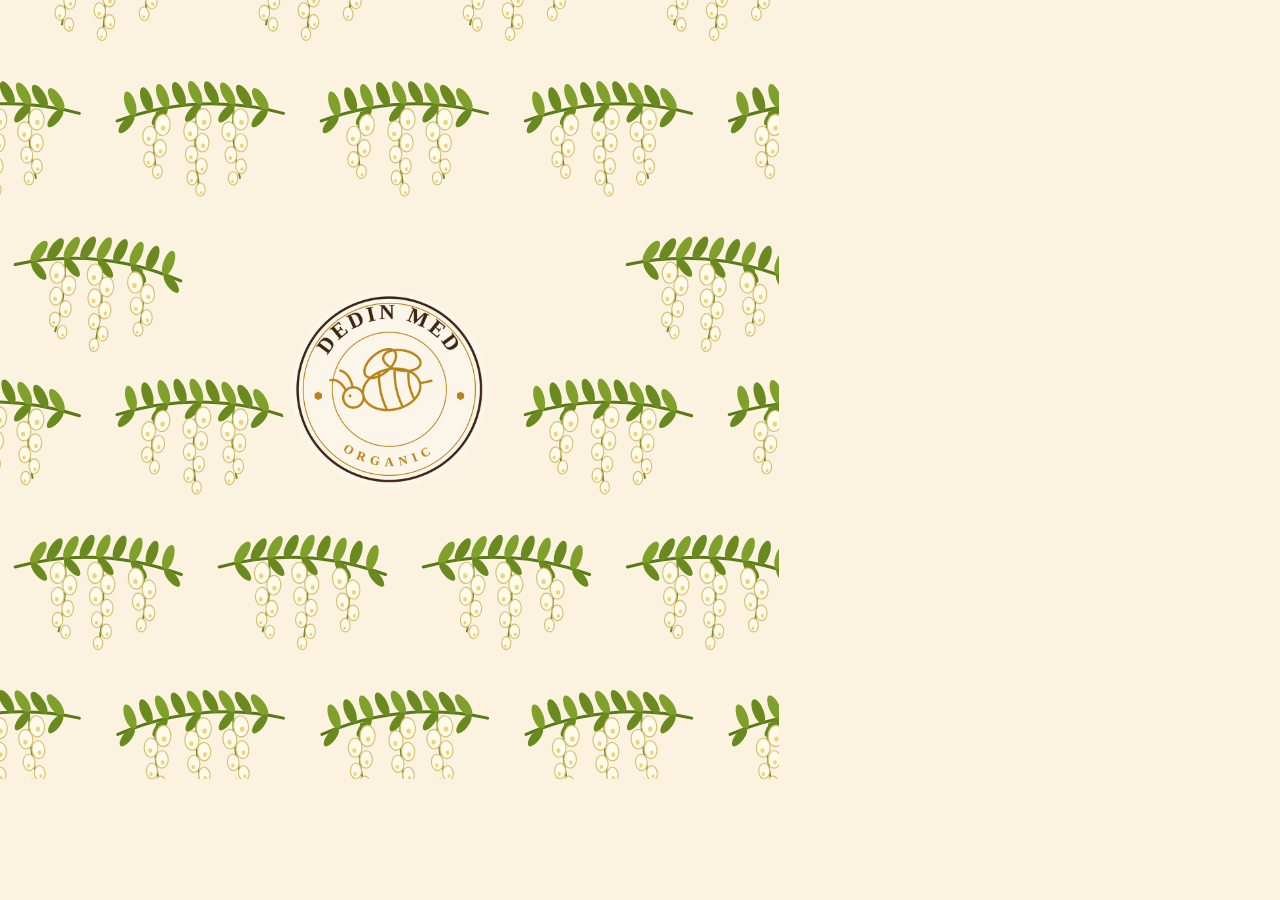
<file: etikete/cover.html>
<!doctype html><html><head><meta charset="utf-8"><style>
@import url('fonts/g.css');
*{margin:0;padding:0}
html,body{width:206mm;height:206mm;overflow:hidden;background:#FBF3DF}
svg{display:block;width:206mm;height:206mm}
</style></head><body><div id="r"></div>
<script>
const S=206; // 200 mm + 3 mm viska sa svake strane
let seed=7; const rnd=()=>{seed=(seed*16807)%2147483647;return (seed-1)/2147483646};
const G1='#6a8a1f',G2='#7fa02a';
function raceme(n,len){
 // gust viseci grozd: cvetovi blizu jedan drugom, sve manji ka vrhu
 let o=`<path d="M0 0 q 1.2 ${n*1.6} -0.8 ${n*3.2}" stroke="${G1}" stroke-width="0.5" fill="none"/>`;
 for(let i=0;i<n;i++){
  const t=i/n, sc=1-t*0.45, py=i*3.1+1.5, side=i%2?1:-1, px=side*(1.7*sc);
  o+=`<ellipse cx="${px}" cy="${py+2}" rx="${2*sc}" ry="${2.8*sc}" fill="#FFFBEA" stroke="#d6bf72" stroke-width="0.3"/>`;
  o+=`<ellipse cx="${px+side*0.2}" cy="${py+2.8}" rx="${0.6*sc}" ry="${0.7*sc}" fill="#f0d27a"/>`;
 }
 return o;
}
function branch(){
 const P=(t)=>[2*(1-t)*t*22+t*t*44, 2*(1-t)*t*-6+t*t*2];
 let o=`<path d="M0 0 Q 22 -6 44 2" stroke="#5a7a18" stroke-width="0.8" fill="none" stroke-linecap="round"/>`;
 for(let i=1;i<=9;i++){const [x,y]=P(i/10);
  o+=`<ellipse transform="translate(${x} ${y}) rotate(${-55-i*2})" cx="3.2" cy="0" rx="3.4" ry="1.4" fill="${i%2?G2:G1}"/>`;
  if(i%2) o+=`<ellipse transform="translate(${x} ${y}) rotate(${50})" cx="3" cy="0" rx="3" ry="1.2" fill="${G1}"/>`;}
 const ns=[[0.3,6],[0.52,7],[0.76,5]];
 for(const [t,n] of ns){const [x,y]=P(t); o+=`<g transform="translate(${x} ${y+0.5}) rotate(${(t-.5)*-14})">${raceme(n)}</g>`;}
 return o;
}
let g='';
const cw=54, ch=40;
let row=0;
for(let y=-10;y<S+ch;y+=ch,row++)for(let x=-50+(row%2?cw/2:0);x<S+cw;x+=cw){
 const cx=x+22, cy=y+14; if(Math.hypot(cx-S/2,cy-S/2)<40) continue;
 const flip=(row%2)?-1:1;
 g+=`<g transform="translate(${flip<0?x+44:x} ${y}) scale(${flip} 1) rotate(${row%3*3-3})">${branch()}</g>`;
}
const R=26;
document.getElementById('r').innerHTML=`<svg viewBox="0 0 ${S} ${S}">
<rect width="${S}" height="${S}" fill="#FBF3DF"/>${g}
<circle cx="${S/2}" cy="${S/2}" r="${R+3}" fill="#FBF3DF"/>
<image href="logo.png" x="${S/2-R}" y="${S/2-R}" width="${2*R}" height="${2*R}" clip-path="circle(50%)"/>
</svg>`;
</script></body></html>
</file>
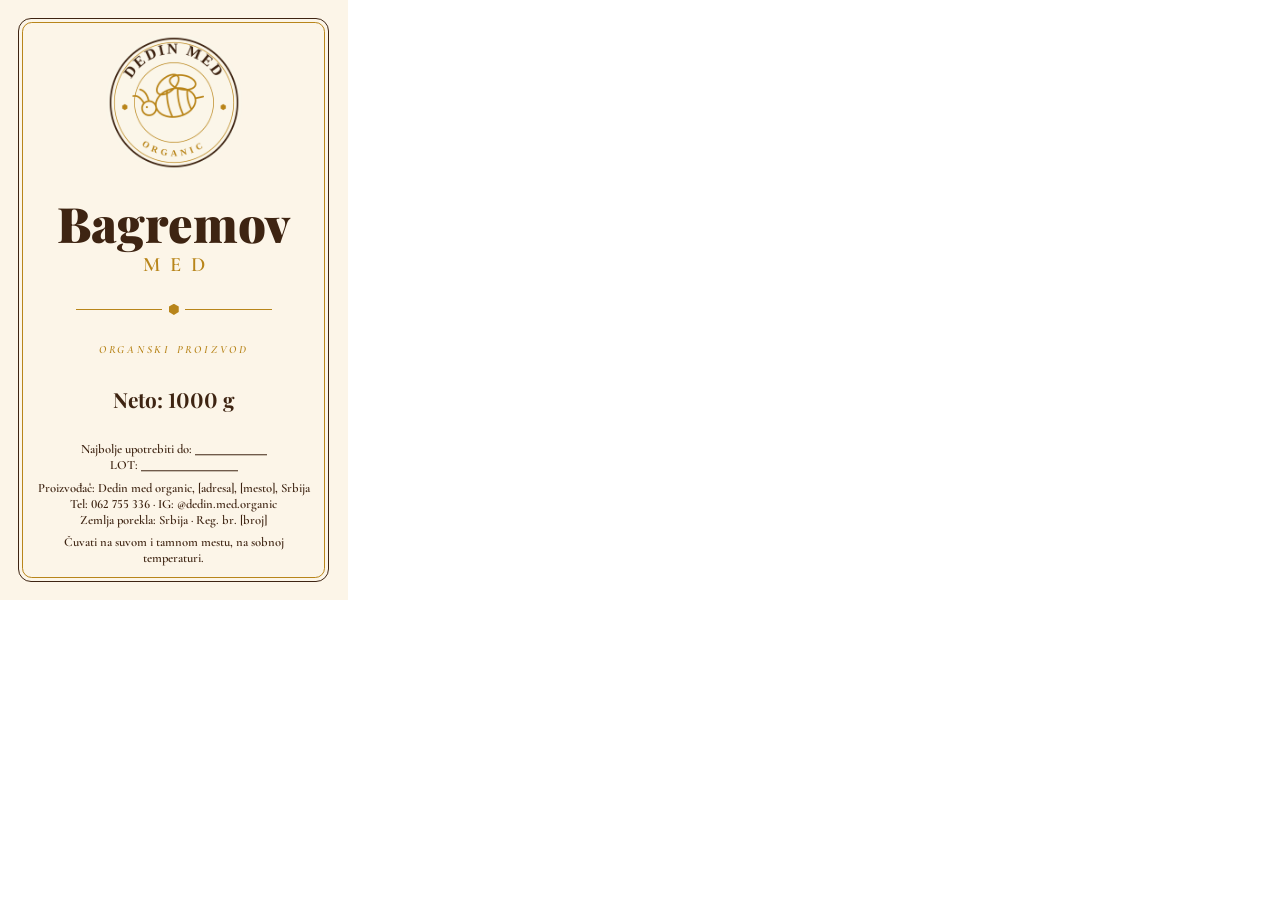
<file: etikete/etiketa.html>
<!doctype html>
<html lang="sr"><head><meta charset="utf-8">
<style>
@import url('fonts/g.css');
:root{--brown:#3E2412;--gold:#B8851A;--cream:#FCF5E8;}
*{box-sizing:border-box;margin:0;padding:0;font-variant-numeric:lining-nums}
html,body{width:var(--W);height:var(--H);overflow:hidden}
.page{position:relative;width:var(--W);height:var(--H);color:var(--brown);font-family:'Cormorant Garamond',serif;font-weight:600;overflow:hidden}
.safe{position:absolute;inset:calc(var(--bleed) + var(--u)*5);display:flex;flex-direction:column;align-items:center;justify-content:space-between;text-align:center}
.logo{border-radius:50%;display:block}
.title{font-family:'Playfair Display',serif;font-weight:900;line-height:1}
.info{font-size:calc(var(--u)*3.9);line-height:1.28;font-weight:600}
.info b{font-weight:700}
.line{display:inline-block;border-bottom:.25mm solid currentColor;width:calc(var(--u)*22);transform:translateY(.6mm)}
.hex{display:inline-block;width:calc(var(--u)*3);height:calc(var(--u)*3.4);background:var(--gold);clip-path:polygon(50% 0,100% 25%,100% 75%,50% 100%,0 75%,0 25%)}
.rule{display:flex;align-items:center;gap:calc(var(--u)*2);width:70%}
.rule i{flex:1;height:.3mm;background:var(--gold)}
.neto{font-family:'Playfair Display',serif;font-weight:700;font-size:calc(var(--u)*6.4)}
.cert{font-style:italic;letter-spacing:.25em;text-transform:uppercase;font-size:calc(var(--u)*3.4);color:var(--gold);font-weight:600}

/* ---- A: zanatski pecat ---- */
.A{background:var(--cream)}
.A .frame{position:absolute;inset:calc(var(--bleed) + var(--u)*2.2);border:.5mm solid var(--brown);border-radius:calc(var(--u)*4)}
.A .frame2{position:absolute;inset:calc(var(--bleed) + var(--u)*3.4);border:.25mm solid var(--gold);border-radius:calc(var(--u)*3)}
.A .title{font-size:calc(var(--u)*15)}
.A .title small{display:block;font-family:'Cormorant Garamond',serif;font-weight:600;font-size:.42em;letter-spacing:.5em;margin-top:.35em;color:var(--gold);padding-left:.5em}
.A .safe{inset:calc(var(--bleed) + var(--u)*7)}

/* ---- B: minimalizam ---- */
.B{background:#fff}
.B .title{font-weight:400;font-size:calc(var(--u)*12.5);letter-spacing:.04em;text-transform:uppercase;line-height:1.05}
.B .title em{display:block;font-style:normal;font-weight:900;color:var(--gold);font-size:.55em;letter-spacing:.38em;margin-top:.3em;padding-left:.38em}
.B .info{font-size:calc(var(--u)*3.7)}
.B .cols{display:grid;grid-template-columns:1fr 1fr;gap:calc(var(--u)*3);text-align:left;width:100%;border-top:.3mm solid var(--brown);padding-top:calc(var(--u)*3)}
.B .cols h6{font-family:'Playfair Display',serif;font-size:.78em;letter-spacing:.14em;text-transform:uppercase;color:var(--gold);margin-bottom:.3em;font-weight:700}
.B .neto{font-weight:400;font-size:calc(var(--u)*9)}
.B .bar{position:absolute;left:0;right:0;bottom:0;height:calc(var(--bleed) + var(--u)*2.2);background:var(--gold)}

/* ---- C: bagrem ---- */
.C{background:linear-gradient(180deg,#F9E39A 0%,#F5D370 55%,#EFC456 100%);color:#3a2a10}
.C .spr{position:absolute;left:0;top:0;width:100%;height:55%;pointer-events:none}
.C .title{font-size:calc(var(--u)*13);color:#2f3d12}
.C .title small{display:block;font-family:'Cormorant Garamond',serif;font-style:italic;font-weight:600;font-size:.4em;margin-top:.25em;color:#6a4a0c}
.C .panel{background:rgba(255,251,238,.88);border-radius:calc(var(--u)*3);padding:calc(var(--u)*3.2) calc(var(--u)*3);width:100%}
.C .logo{box-shadow:0 0 0 calc(var(--u)*1.2) #FCF5E8}
.C .cert{color:#6a4a0c}
.C .hex{background:#6a8a1f}
.C .rule i{background:#6a8a1f}

/* ---- F: prednja (B + malo C) ---- */
.F{background:#FFFDF6}
.F .spr{height:auto}
.F .bar,.K .bar{position:absolute;left:0;right:0;bottom:0;height:calc(var(--bleed) + var(--u)*3);background:var(--gold)}
.F .safe{justify-content:space-around}
.F .title{font-weight:400;font-size:calc(var(--u)*15.5);letter-spacing:.04em;text-transform:uppercase}
.F .title em{display:block;font-style:normal;font-weight:900;color:var(--gold);font-size:.52em;letter-spacing:.4em;margin-top:.3em;padding-left:.4em}
.F .neto{font-weight:400;font-size:calc(var(--u)*5.2);letter-spacing:.08em}
/* ---- K: zadnja ---- */
.K{background:#fff}
.K .mini{font-family:'Playfair Display',serif;font-size:calc(var(--u)*7.5);text-transform:uppercase;letter-spacing:.06em}
.K .mini b{color:var(--gold)}
.K .cols{display:grid;grid-template-columns:1fr 1fr;gap:calc(var(--u)*4);text-align:left;width:100%;font-size:calc(var(--u)*3.9);line-height:1.3;font-weight:600}
.K .cols h6,.K .store h6{font-family:'Playfair Display',serif;font-size:.74em;letter-spacing:.14em;text-transform:uppercase;color:var(--gold);margin-bottom:.25em;font-weight:700}
.K .store{font-size:calc(var(--u)*3.9);line-height:1.3;text-align:left;width:100%;font-weight:600}
.K .rule{width:100%}
</style></head>
<body>
<div id="root"></div>
<script>
let _sd=5;const rnd=()=>{_sd=(_sd*16807)%2147483647;return (_sd-1)/2147483646};
const q=new URLSearchParams(location.search);
const style=q.get('style')||'A', size=q.get('size')||'1kg';
const dims={ '1kg':{w:86,h:152.8,neto:'1000 g',lbl:'1 kg'}, '500ml':{w:85,h:116,neto:'700 g',lbl:'500 ml'} }[size];
const bleed=3, W=dims.w+2*bleed, H=dims.h+2*bleed;
const r=document.documentElement.style;
r.setProperty('--W',W+'mm');r.setProperty('--H',H+'mm');r.setProperty('--bleed',bleed+'mm');
const tall = size==='1kg';
r.setProperty('--u',(dims.w/100*(tall?1:0.97))+'mm');
const logoSize = style==='B' ? (tall?'33':'28') : style==='front' ? (tall?'46':'44') : (tall?'42':'34');

const infoBlock = `
<div class="info">
 <div>Najbolje upotrebiti do: <span class="line"></span></div>
 <div>LOT: <span class="line" style="width:calc(var(--u)*30)"></span></div>
 <div style="margin-top:.5em"><b>Proizvođač:</b> Dedin med organic, [adresa], [mesto], Srbija</div>
 <div>Tel: 062 755 336 · IG: @dedin.med.organic</div>
 <div><b>Zemlja porekla:</b> Srbija · Reg. br. [broj]</div>
 <div style="margin-top:.4em">Čuvati na suvom i tamnom mestu, na sobnoj temperaturi.</div>
</div>`;
const logo = `<img class="logo" src="logo.png" style="width:calc(var(--u)*${logoSize});height:calc(var(--u)*${logoSize})">`;
let html='';
if(style==='A'){
 html=`<div class="page A"><div class="frame"></div><div class="frame2"></div><div class="safe">
  ${logo}
  <div class="title">Bagremov<small>MED</small></div>
  <div class="rule"><i></i><span class="hex"></span><i></i></div>
  <div class="cert">organski proizvod</div>
  <div class="neto">Neto: ${dims.neto}</div>
  ${infoBlock}</div></div>`;
}else if(style==='B'){
 html=`<div class="page B"><div class="bar"></div><div class="safe" style="bottom:calc(var(--bleed) + var(--u)*7)">
  ${logo}
  <div class="title">Bagremov<em>med</em></div>
  <div class="neto">${dims.neto}</div>
  <div class="cols">
   <div><h6>Rok i serija</h6>Najbolje upotrebiti do:<br><span class="line" style="width:90%"></span><br>LOT:<br><span class="line" style="width:90%"></span></div>
   <div><h6>Proizvođač</h6>Dedin med organic<br>[adresa], [mesto]<br>Tel: 062 755 336<br>Reg. br. [broj]</div>
  </div>
  <div class="info" style="font-size:calc(var(--u)*3.5)"><b>Organski proizvod</b> · Zemlja porekla: Srbija<br>Čuvati na suvom i tamnom mestu, na sobnoj temperaturi.</div>
 </div></div>`;
}else if(style==='C'||style==='front'){
 const short=style==='front';
 // bagrem grancica
 let s=`<svg class="spr" viewBox="0 0 100 ${(H/W*50).toFixed(1)}" preserveAspectRatio="xMidYMin meet"><g fill="none" stroke-linecap="round">`;
 function sprig(x,y,len,ang,flip){
  let o='';const a=ang*Math.PI/180;
  const ex=x+Math.cos(a)*len, ey=y+Math.sin(a)*len;
  o+=`<path d="M${x} ${y} Q ${(x+ex)/2} ${(y+ey)/2-flip*6} ${ex} ${ey}" stroke="#6a8a1f" stroke-width="0.7"/>`;
  for(let i=1;i<=7;i++){
   const t=i/8, px=x+(ex-x)*t, py=y+(ey-y)*t-flip*6*Math.sin(Math.PI*t);
   for(const sd of[-1,1]){
    const la=a+sd*1.2, lx=px+Math.cos(la)*3, ly=py+Math.sin(la)*3;
    o+=`<ellipse cx="${(px+lx)/2}" cy="${(py+ly)/2}" rx="1.7" ry="0.8" transform="rotate(${la*180/Math.PI} ${(px+lx)/2} ${(py+ly)/2})" fill="${i%2?'#7fa02a':'#6a8a1f'}"/>`;
   }
  }
  return o;
 }
 function raceme(x,y,n,sc){
  let o=`<path d="M${x} ${y} q 0.6 ${n*1.4} -0.4 ${n*2.8}" stroke="#6a8a1f" stroke-width="0.35"/>`;
  for(let i=0;i<n;i++){
   const py=y+i*2.7+0.8, side=i%2?1:-1, px=x+side*1.5;
   o+=`<path d="M${x} ${py-0.4} L${px} ${py+0.6}" stroke="#6a8a1f" stroke-width="0.2"/>`;
   o+=`<ellipse cx="${px}" cy="${py+1.5}" rx="1.1" ry="1.6" fill="#fffdf4" stroke="#e4d9a8" stroke-width="0.2"/>`;
   o+=`<ellipse cx="${px}" cy="${py+2}" rx="0.45" ry="0.5" fill="#f3e7b0"/>`;
  }
  return o;
 }
 s+=sprig(-2,5,60,10,1)+sprig(102,3,58,170,1)+sprig(38,-2,30,70,-1);
 for(const [x,y,n] of [[6,8,9],[14,9,11],[22,11,8],[31,13,10],[40,10,6],[60,10,7],[68,13,10],[77,11,8],[86,9,11],[94,8,9],[50,8,5]]) s+=raceme(x,y,short?Math.min(n,5):n,1);
 s+='</g></svg>';
 if(short){ // ukras u coskovima: grane bagrema gore, sace dole (jedva primetno)
 let hx='';{const R=3.2,dx=Math.sqrt(3)*R,dy=1.5*R,vb=H/W*100;
  const hexp=(cx,cy)=>{let p='';for(let k=0;k<6;k++){const a=Math.PI/3*k+Math.PI/6;p+=(cx+R*Math.cos(a)).toFixed(2)+','+(cy+R*Math.sin(a)).toFixed(2)+' ';}return p;};
  for(const side of[0,1])for(let j=0;j<9;j++)for(let i=0;i<10;i++){
   const cxp=3+i*dx+(j%2?dx/2:0), cyp=vb-3-j*dy, d=Math.hypot(i*dx+(j%2?dx/2:0), j*dy);
   if(d>30) continue;
   const f=Math.max(0,1-d/30), px=side?100-cxp:cxp;
   hx+=`<polygon points="${hexp(px,cyp)}" fill="#B8851A" fill-opacity="${(0.03+0.10*f*rnd()).toFixed(3)}" stroke="#B8851A" stroke-opacity="${(0.12+0.4*f).toFixed(2)}" stroke-width=".18"/>`;
  }
  hx=`<svg style="position:absolute;left:0;top:0;width:100%;height:100%" viewBox="0 0 100 ${vb.toFixed(2)}" preserveAspectRatio="none">${hx}</svg>`;}
 const mk='linear-gradient(90deg,#000 0,#000 22%,transparent 36%,transparent 64%,#000 78%,#000 100%)';
 html=`<div class="page F"><div class="deco" style="position:absolute;inset:0;opacity:.28;-webkit-mask-image:${mk};mask-image:${mk}">${s}</div><div style="position:absolute;inset:0">${hx}</div><div class="bar"></div><div class="safe" style="top:calc(var(--bleed) + var(--u)*2);bottom:calc(var(--bleed) + var(--u)*5)">
  ${logo}
  <div class="title">Bagremov<em>med</em></div>
  <div class="neto">${dims.neto}</div>
 </div></div>`; } else
 html=`<div class="page C">${s}<div class="safe" style="padding-top:calc(var(--u)*${tall?10:6})">
  ${logo}
  <div class="title">Bagremov<small>organski med od cvetova bagrema</small></div>
  <div class="panel">
   <div class="neto" style="margin-bottom:.2em">Neto: ${dims.neto}</div>
   <div class="rule" style="margin:0 auto .5em"><i></i><span class="hex"></span><i></i></div>
   ${infoBlock}
  </div></div></div>`;
}
if(style==='back'){
 html=`<div class="page K"><div class="bar"></div><div class="safe" style="bottom:calc(var(--bleed) + var(--u)*9)">
  <div class="mini">Bagremov <b>med</b></div>
  <div class="cert">organski proizvod</div>
  <div class="rule"><i></i><span class="hex"></span><i></i></div>
  <div class="cols">
   <div><h6>Proizvođač</h6>Dedin med organic<br>[adresa], [mesto]<br>Srbija<br>Tel: 062 755 336<br>IG: @dedin.med.organic</div>
   <div><h6>Rok i serija</h6>Najbolje upotrebiti do:<br><span class="line" style="width:92%"></span><br>LOT:<br><span class="line" style="width:92%"></span></div>
  </div>
  <div class="cols c1">
   <div><h6>Neto masa</h6>${dims.neto}</div>
   <div><h6>Zemlja porekla</h6>Srbija</div>
  </div>
  <div class="cols c1">
   <div><h6>Registracija</h6>Reg. br. [broj registracije]</div>
   <div><h6>Organska kontrola</h6>[kontrolno telo, šifra]</div>
  </div>
  <div class="store"><h6>Čuvanje</h6>Čuvati na suvom i tamnom mestu, na sobnoj temperaturi, u dobro zatvorenoj tegli.</div>
 </div></div>`;
}
document.getElementById('root').innerHTML=html;
</script></body></html>
</file>
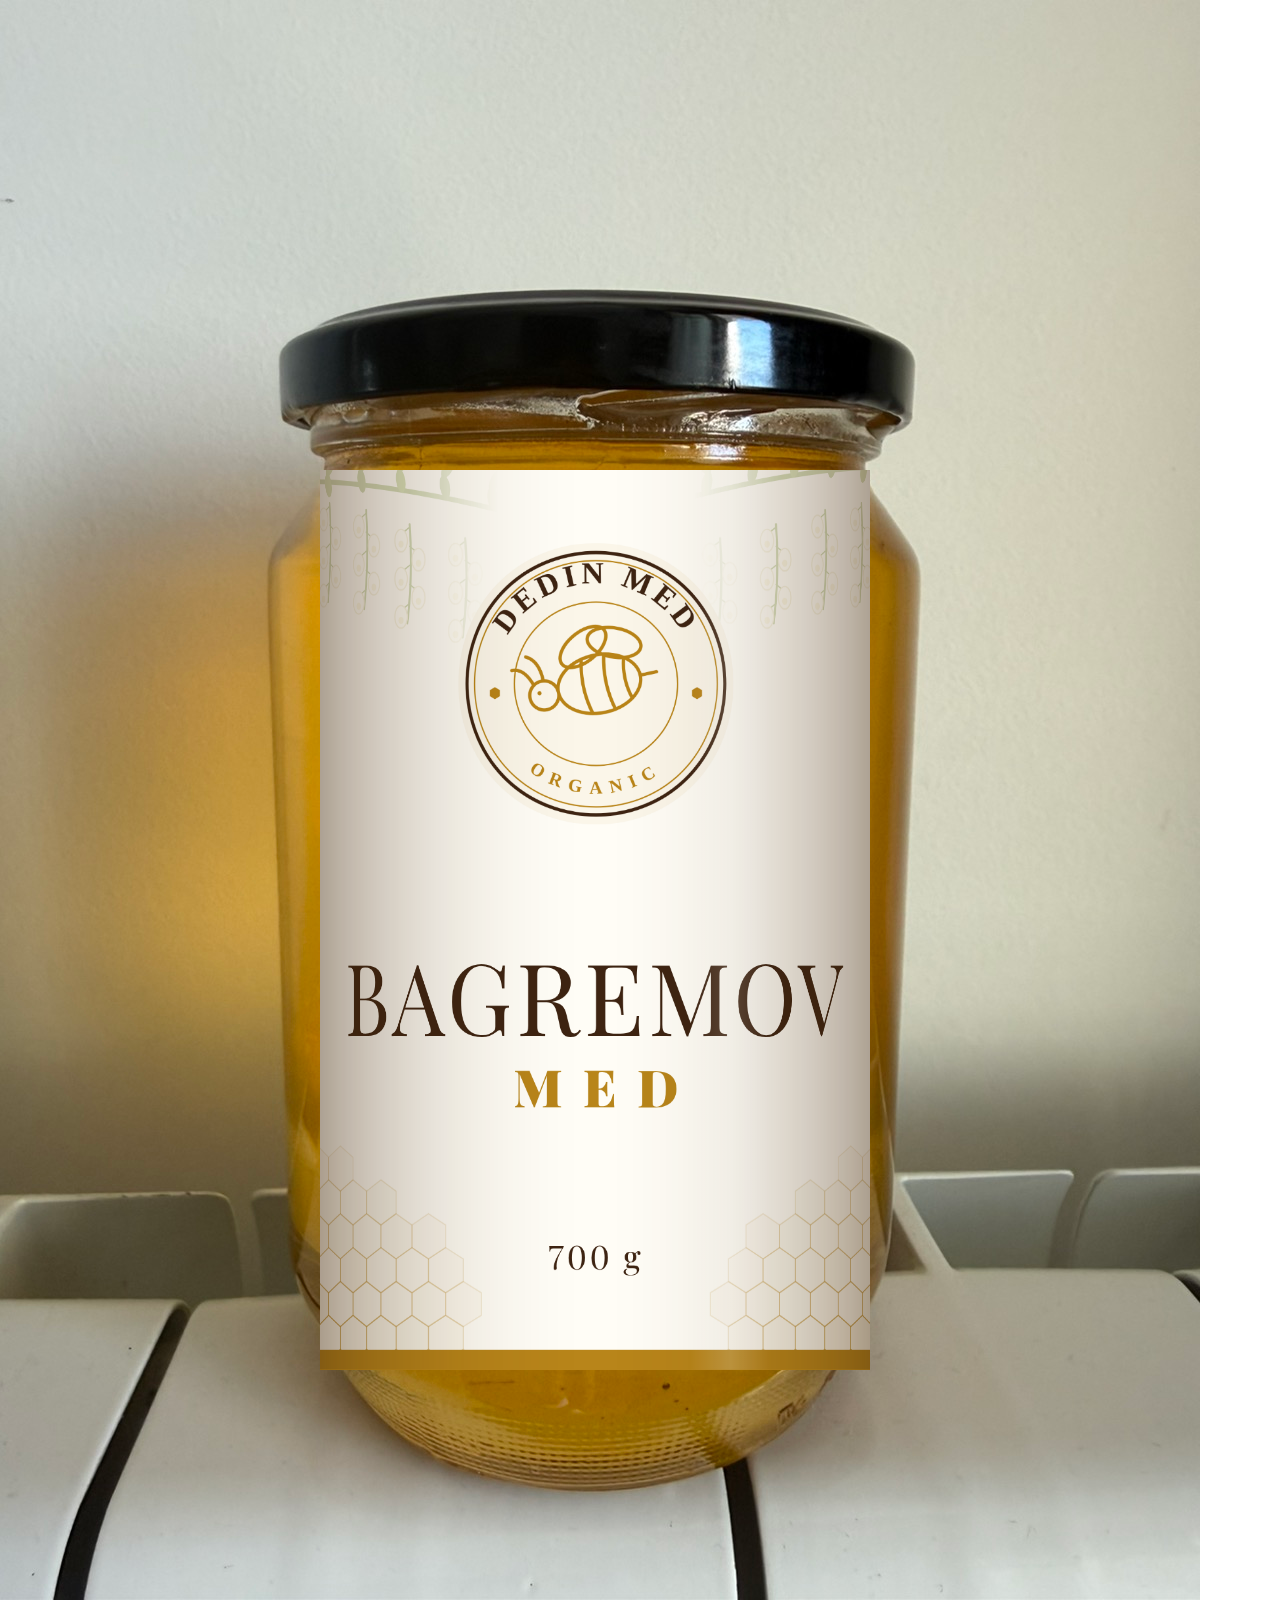
<file: etikete/mockup/mockup.html>
<!doctype html><body style="margin:0"><canvas id="c" width="1200" height="1600"></canvas>
<script>
const p=new URLSearchParams(location.search), size=p.get('size')||'500ml';
const dims={'500ml':[85,116],'1kg':[86,152.8]}[size];
const load=s=>new Promise(r=>{const i=new Image();i.onload=()=>r(i);i.src=s});
(async()=>{
 const photo=await load('tegla.jpg'), lab=await load('../etiketa-'+size+'-front.png');
 const c=document.getElementById('c'),x=c.getContext('2d'); x.drawImage(photo,0,0,1200,1600);
 const cx=595, r=325, ppm=2*r/83.8;           // px po mm (precnik tegle ~ 84 mm)
 const bleed=3*300/25.4, W=lab.width-2*bleed, H=lab.height-2*bleed;
 const arc=dims[0]*ppm, h=dims[1]*ppm;
 const top=parseFloat(p.get('top')||470);
 for(let dx=-Math.floor(r*0.99);dx<r*0.99;dx++){
  const t0=Math.asin(dx/r), t1=Math.asin((dx+1)/r);
  const u0=(t0*r+arc/2)/arc, u1=(t1*r+arc/2)/arc;
  if(u0<0||u1>1) continue;
  x.drawImage(lab,bleed+u0*W,bleed,Math.max((u1-u0)*W,0.5),H,cx+dx,top,1,h);
  const shade=(1-Math.cos(t0))*0.9;
  x.fillStyle=`rgba(60,35,10,${Math.min(shade,0.55)})`; x.fillRect(cx+dx,top,1,h);
 }
 const g=x.createLinearGradient(cx+95,0,cx+175,0);
 g.addColorStop(0,'rgba(255,255,255,0)');g.addColorStop(.5,'rgba(255,255,255,.16)');g.addColorStop(1,'rgba(255,255,255,0)');
 x.fillStyle=g;x.fillRect(cx+95,top,80,h);
 // tanka senka ispod/iznad
 window.done=true;
})();
</script></body>
</file>
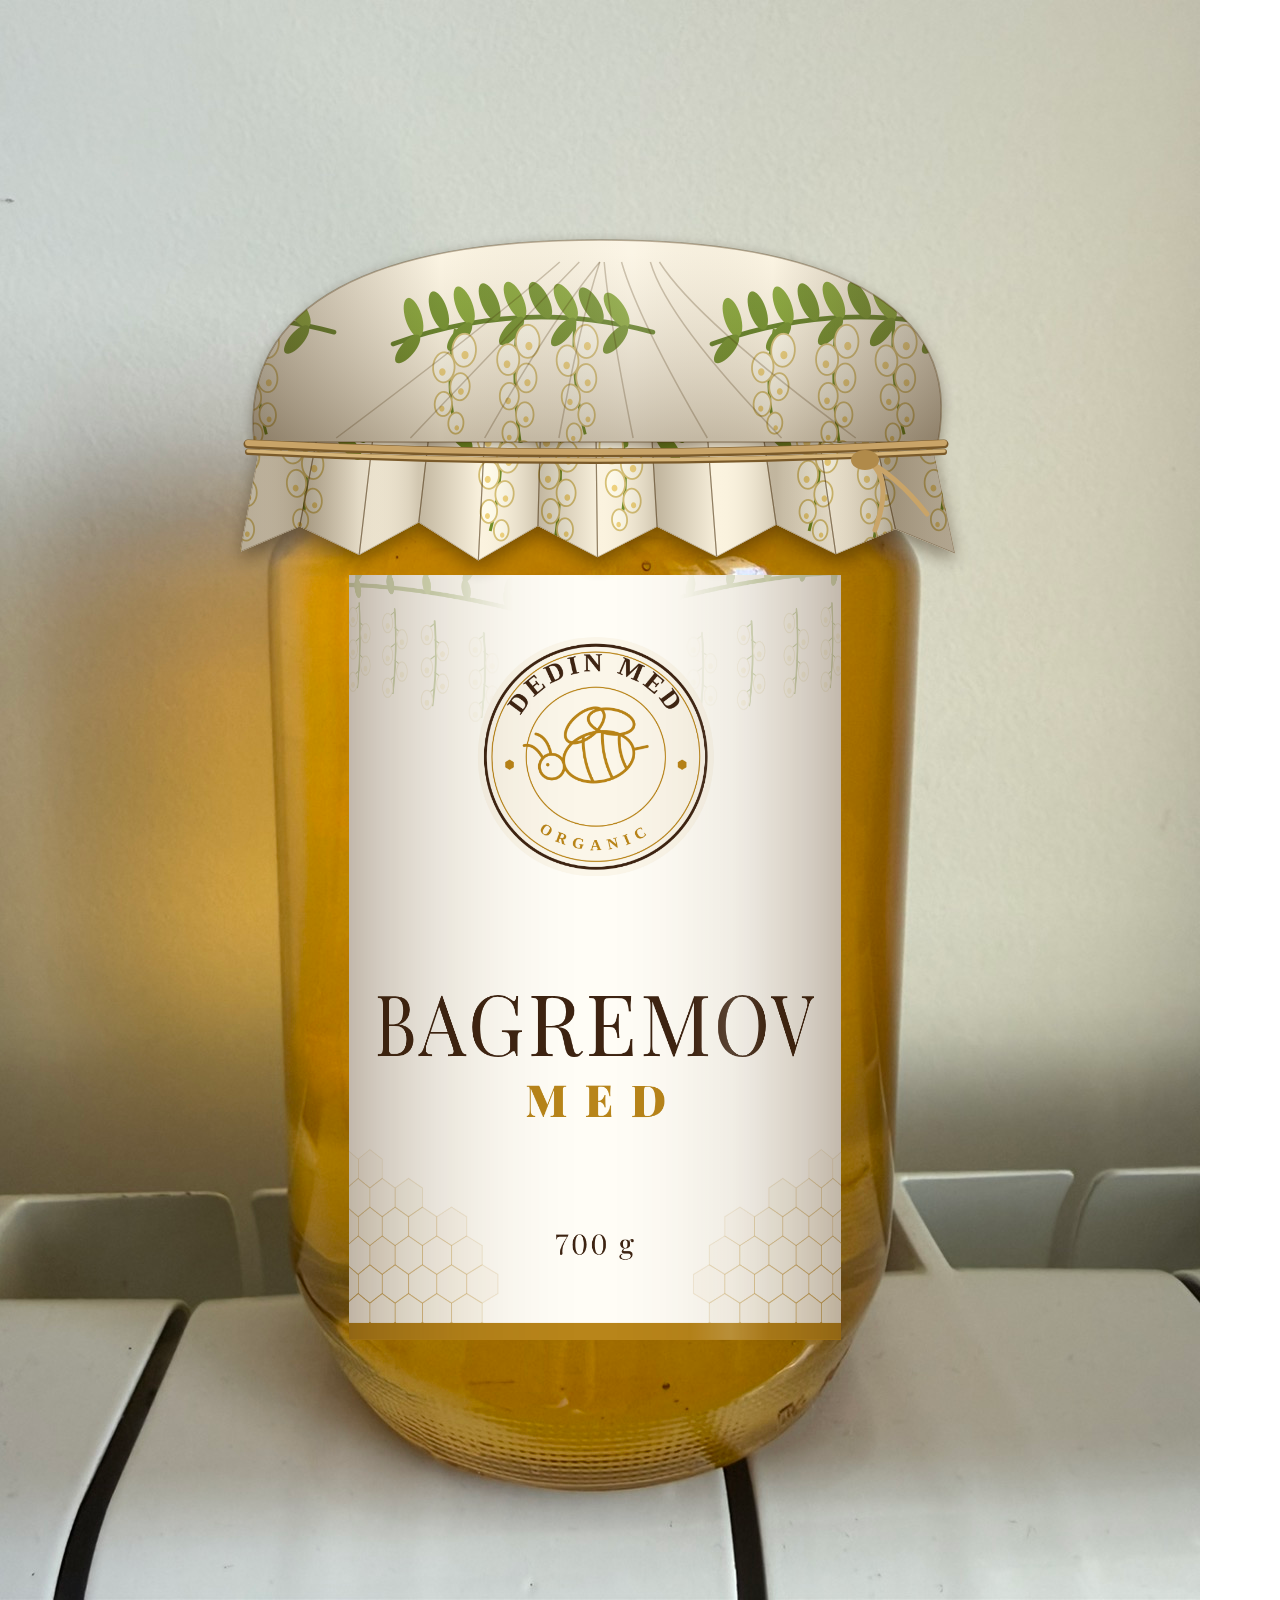
<file: etikete/mockup/mockup2.html>
<!doctype html><body style="margin:0"><canvas id="c" width="1200" height="1600"></canvas>
<script>
const load=s=>new Promise(r=>{const i=new Image();i.onload=()=>r(i);i.src=s});
let seed=11;const rnd=()=>{seed=(seed*16807)%2147483647;return (seed-1)/2147483646};
(async()=>{
 const photo=await load('tegla.jpg'), lab=await load('../etiketa-500ml-front.png'), pap=await load('../papir-za-poklopac.png');
 const c=document.getElementById('c'),x=c.getContext('2d'); x.drawImage(photo,0,0,1200,1600);
 /* ---- etiketa, umanjena na 85% ---- */
 const cx=595,r=325,ppm=2*r/83.8,k=0.85;
 const bleed=3*300/25.4, W=lab.width-2*bleed, H=lab.height-2*bleed;
 const arc=85*k*ppm, h=116*k*ppm, top=575;
 for(let dx=-Math.floor(r*0.99);dx<r*0.99;dx++){
  const t0=Math.asin(dx/r),t1=Math.asin((dx+1)/r),u0=(t0*r+arc/2)/arc,u1=(t1*r+arc/2)/arc;
  if(u0<0||u1>1)continue;
  x.drawImage(lab,bleed+u0*W,bleed,Math.max((u1-u0)*W,.5),H,cx+dx,top,1,h);
  x.fillStyle=`rgba(60,35,10,${Math.min((1-Math.cos(t0))*.9,.55)})`;x.fillRect(cx+dx,top,1,h);
 }
 const g=x.createLinearGradient(cx+95,0,cx+175,0);
 g.addColorStop(0,'rgba(255,255,255,0)');g.addColorStop(.5,'rgba(255,255,255,.14)');g.addColorStop(1,'rgba(255,255,255,0)');
 x.fillStyle=g;x.fillRect(cx+95,top,80,h);

 /* ---- papir preko poklopca ---- */
 const S=0.5; // 300 dpi papir -> razmera slike
 const tw=438;  // visina uzice
 function pat(sx,sy,w,h,dx,dy){x.drawImage(pap,sx,sy,w/S,h/S,dx,dy,w,h);}
 // suknja (nabori)
 const N=12, xl=262, xr=930, bx0=240, bx1=955, pts=[];
 for(let i=0;i<=N;i++){
  const t=i/N, tipx=bx0+(bx1-bx0)*t;
  pts.push({tx:xl+(xr-xl)*t, bx:tipx, by:tw+84+ (i%2?0:30)+rnd()*10, notch:i%2});
 }
 x.save();
 x.shadowColor='rgba(40,25,5,.45)';x.shadowBlur=18;x.shadowOffsetY=8;
 x.beginPath();x.moveTo(xl,tw-4);for(const p of pts)x.lineTo(p.bx,p.by);x.lineTo(xr,tw-4);x.closePath();x.fillStyle='#e9dcc0';x.fill();
 x.restore();
 x.save();x.beginPath();x.moveTo(xl,tw-4);for(const p of pts)x.lineTo(p.bx,p.by);x.lineTo(xr,tw-4);x.closePath();x.clip();
 pat(300,1750,760,200,230,tw-20);
 // senke nabora: svaki drugi trougao taman, drugi svetao
 for(let i=0;i<N;i++){const a=pts[i],b=pts[i+1];
  x.beginPath();x.moveTo(a.tx,tw-4);x.lineTo(a.bx,a.by);x.lineTo(b.bx,b.by);x.lineTo(b.tx,tw-4);x.closePath();
  const gr=x.createLinearGradient(a.bx,0,b.bx,0);
  if(i%2){gr.addColorStop(0,'rgba(60,40,10,.30)');gr.addColorStop(1,'rgba(60,40,10,.02)');}
  else{gr.addColorStop(0,'rgba(255,250,230,.0)');gr.addColorStop(1,'rgba(60,40,10,.22)');}
  x.fillStyle=gr;x.fill();
  x.strokeStyle='rgba(70,45,10,.35)';x.lineWidth=1.2;x.stroke();
 }
 // bocno zatamnjenje cele suknje
 const sg=x.createLinearGradient(xl-40,0,xr+40,0);
 sg.addColorStop(0,'rgba(50,30,5,.38)');sg.addColorStop(.25,'rgba(50,30,5,0)');sg.addColorStop(.75,'rgba(50,30,5,0)');sg.addColorStop(1,'rgba(50,30,5,.38)');
 x.fillStyle=sg;x.fillRect(200,tw-10,800,200);
 x.restore();
 // kupola (poklopac)
 const dome=()=>{x.beginPath();x.moveTo(xl-8,tw+4);x.bezierCurveTo(240,300,380,240,600,240);x.bezierCurveTo(820,240,965,300,xr+8,tw+4);x.closePath();};
 x.save();x.shadowColor='rgba(40,25,5,.4)';x.shadowBlur=14;x.shadowOffsetY=4;dome();x.fillStyle='#e9dcc0';x.fill();x.restore();
 x.save();dome();x.clip();
 pat(60,160,760,260,240,235);
 const dg=x.createLinearGradient(xl-20,0,xr+20,0);
 dg.addColorStop(0,'rgba(50,30,5,.42)');dg.addColorStop(.28,'rgba(50,30,5,0)');dg.addColorStop(.55,'rgba(255,255,255,.12)');dg.addColorStop(.75,'rgba(50,30,5,0)');dg.addColorStop(1,'rgba(50,30,5,.4)');
 x.fillStyle=dg;x.fillRect(230,230,760,230);
 const vg=x.createLinearGradient(0,250,0,tw);vg.addColorStop(0,'rgba(255,255,255,.12)');vg.addColorStop(1,'rgba(50,30,5,.25)');
 x.fillStyle=vg;x.fillRect(230,230,760,230);
 // nabori na kupoli
 x.strokeStyle='rgba(70,45,10,.25)';x.lineWidth=1.5;
 for(let i=1;i<9;i++){const t=i/9;x.beginPath();x.moveTo(xl+(xr-xl)*t,tw);x.quadraticCurveTo(cx+(t-.5)*260,320,cx+(t-.5)*120+rnd()*30,262);x.stroke();}
 x.restore();
 x.save();dome();x.strokeStyle='rgba(70,45,10,.35)';x.lineWidth=1.5;x.stroke();x.restore();
 // uzica
 const rope=(y,w,col)=>{x.beginPath();x.moveTo(xl-14,y+6);x.quadraticCurveTo(cx,y+24,xr+14,y+6);x.strokeStyle=col;x.lineWidth=w;x.lineCap='round';x.stroke();};
 rope(tw,9,'#7a5a2a');rope(tw-1,6,'#c9a468');rope(tw+8,6,'#7a5a2a');rope(tw+7,3.5,'#d6b57a');
 // cvor i krajevi
 x.strokeStyle='#c9a468';x.lineWidth=5;x.lineCap='round';
 for(const [dx,dy,ex,ey] of [[300,26,332,76],[300,26,280,92]]){x.beginPath();x.moveTo(cx+dx-30,tw+22);x.quadraticCurveTo(cx+dx,tw+dy+10,cx+ex,tw+ey);x.stroke();}
 x.fillStyle='#b08a4a';x.beginPath();x.ellipse(cx+270,tw+22,14,10,0,0,7);x.fill();
 window.done=true;
})();
</script></body>
</file>
